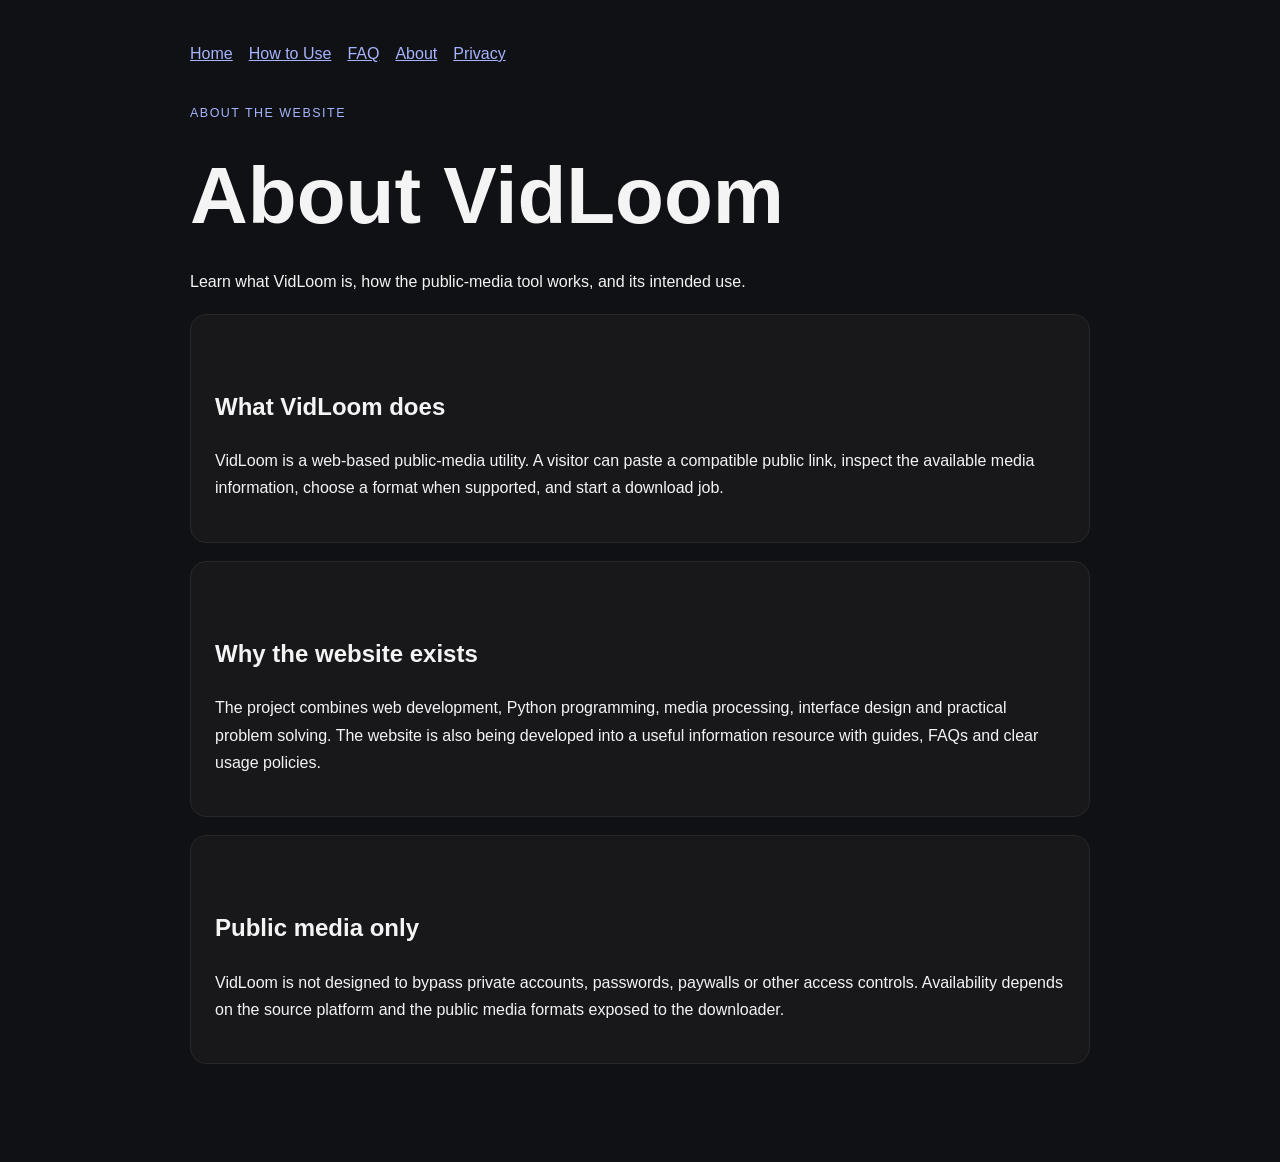
<file: about.html>
<!doctype html>
<html lang="en"><head>
<meta charset="utf-8"><meta name="viewport" content="width=device-width, initial-scale=1">
<meta name="description" content="Learn what VidLoom is, how the public-media tool works, and its intended use.">
<meta name="robots" content="index,follow">
<title>About VidLoom | VidLoom</title>
<style>
body{margin:0;background:#101114;color:#f4f4f5;font-family:Arial,sans-serif;line-height:1.7}
main{max-width:900px;margin:auto;padding:40px 20px 80px}a{color:#a5b4fc}.tag{letter-spacing:.12em;text-transform:uppercase;color:#a5b4fc;font-size:.78rem}h1{font-size:clamp(2.4rem,8vw,5rem);line-height:1;margin:.4em 0}h2{margin-top:2em}section{background:#18181b;padding:24px;border:1px solid #27272a;border-radius:16px;margin:18px 0}.nav{display:flex;gap:16px;flex-wrap:wrap;margin-bottom:36px}
</style></head><body><main>
<nav class="nav"><a href="/">Home</a><a href="/how-to-use">How to Use</a><a href="/faq">FAQ</a><a href="/about">About</a><a href="/privacy">Privacy</a></nav>
<p class="tag">About the website</p><h1>About VidLoom</h1><p>Learn what VidLoom is, how the public-media tool works, and its intended use.</p><section><h2>What VidLoom does</h2><p>VidLoom is a web-based public-media utility. A visitor can paste a compatible public link, inspect the available media information, choose a format when supported, and start a download job.</p></section>
<section><h2>Why the website exists</h2><p>The project combines web development, Python programming, media processing, interface design and practical problem solving. The website is also being developed into a useful information resource with guides, FAQs and clear usage policies.</p></section>
<section><h2>Public media only</h2><p>VidLoom is not designed to bypass private accounts, passwords, paywalls or other access controls. Availability depends on the source platform and the public media formats exposed to the downloader.</p></section>
</main></body></html>
</file>
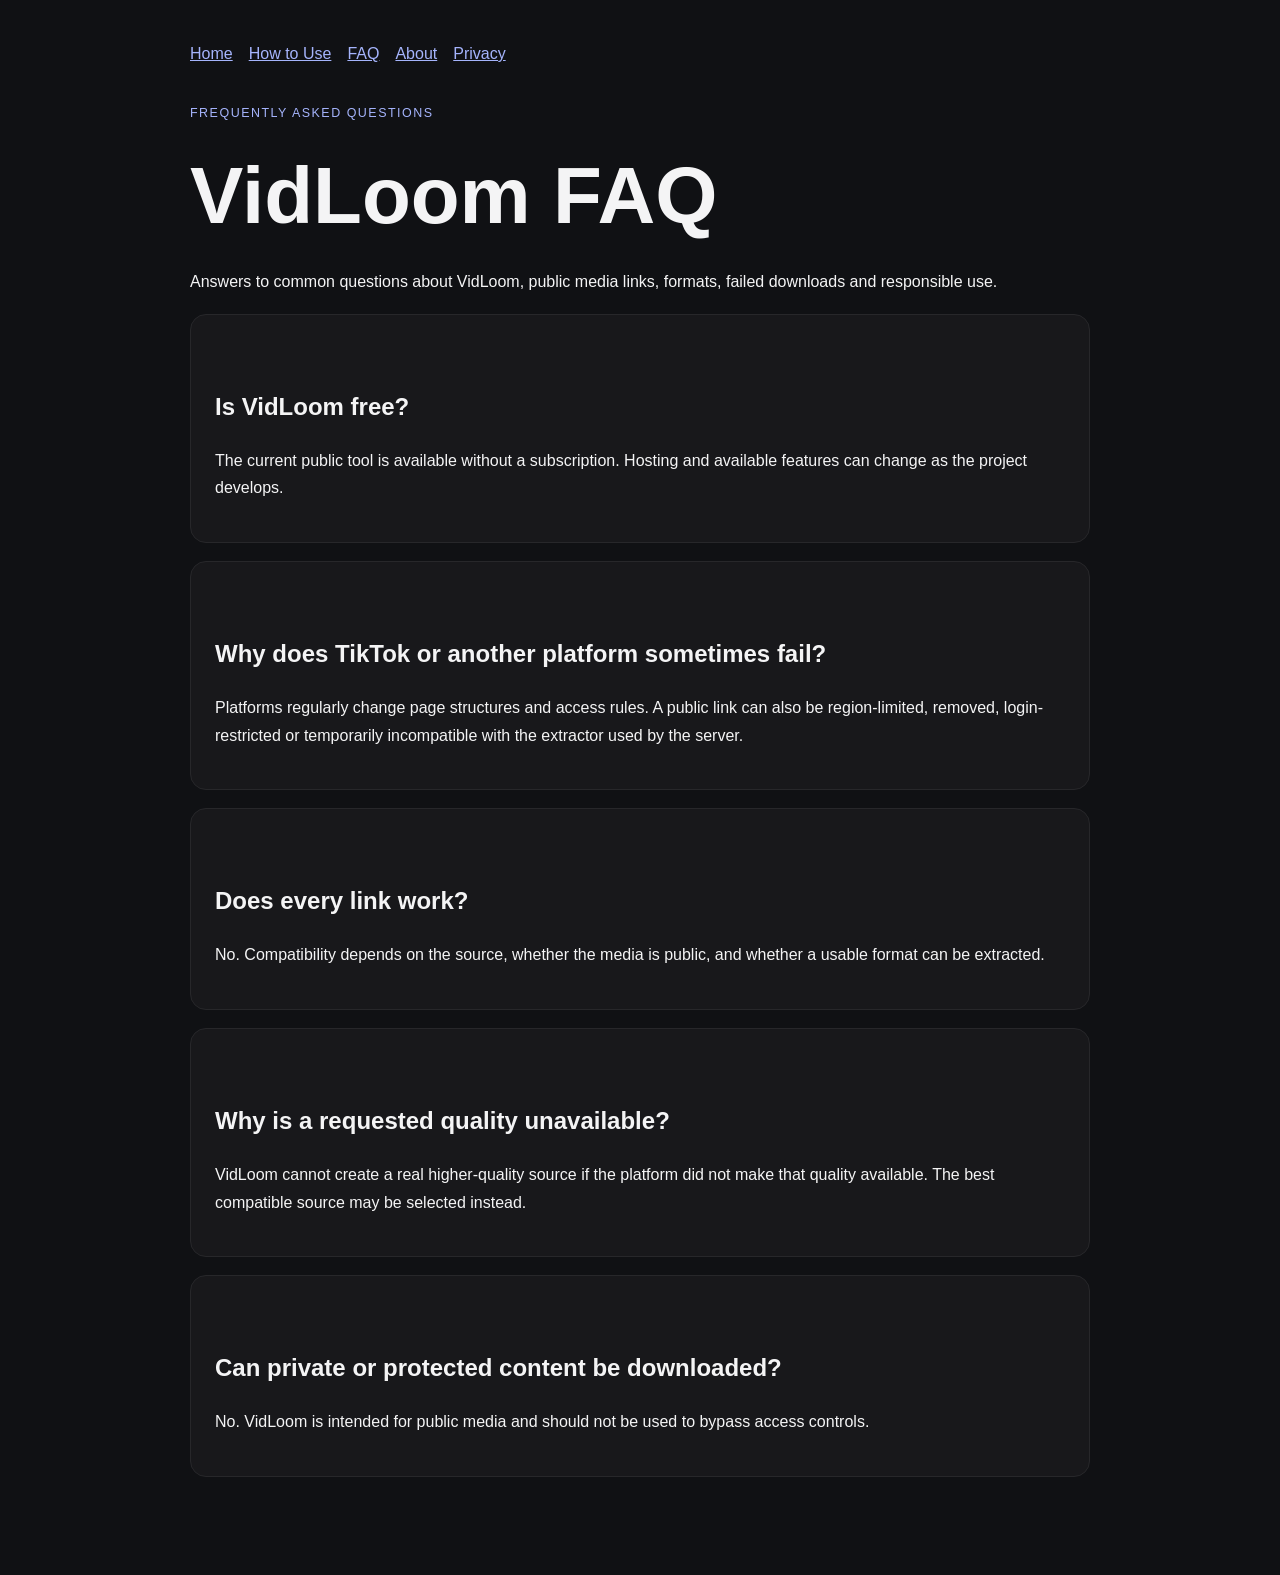
<file: faq.html>
<!doctype html>
<html lang="en"><head>
<meta charset="utf-8"><meta name="viewport" content="width=device-width, initial-scale=1">
<meta name="description" content="Answers to common questions about VidLoom, public media links, formats, failed downloads and responsible use.">
<meta name="robots" content="index,follow">
<title>VidLoom FAQ | VidLoom</title>
<style>
body{margin:0;background:#101114;color:#f4f4f5;font-family:Arial,sans-serif;line-height:1.7}
main{max-width:900px;margin:auto;padding:40px 20px 80px}a{color:#a5b4fc}.tag{letter-spacing:.12em;text-transform:uppercase;color:#a5b4fc;font-size:.78rem}h1{font-size:clamp(2.4rem,8vw,5rem);line-height:1;margin:.4em 0}h2{margin-top:2em}section{background:#18181b;padding:24px;border:1px solid #27272a;border-radius:16px;margin:18px 0}.nav{display:flex;gap:16px;flex-wrap:wrap;margin-bottom:36px}
</style></head><body><main>
<nav class="nav"><a href="/">Home</a><a href="/how-to-use">How to Use</a><a href="/faq">FAQ</a><a href="/about">About</a><a href="/privacy">Privacy</a></nav>
<p class="tag">Frequently asked questions</p><h1>VidLoom FAQ</h1><p>Answers to common questions about VidLoom, public media links, formats, failed downloads and responsible use.</p><section><h2>Is VidLoom free?</h2><p>The current public tool is available without a subscription. Hosting and available features can change as the project develops.</p></section>
<section><h2>Why does TikTok or another platform sometimes fail?</h2><p>Platforms regularly change page structures and access rules. A public link can also be region-limited, removed, login-restricted or temporarily incompatible with the extractor used by the server.</p></section>
<section><h2>Does every link work?</h2><p>No. Compatibility depends on the source, whether the media is public, and whether a usable format can be extracted.</p></section>
<section><h2>Why is a requested quality unavailable?</h2><p>VidLoom cannot create a real higher-quality source if the platform did not make that quality available. The best compatible source may be selected instead.</p></section>
<section><h2>Can private or protected content be downloaded?</h2><p>No. VidLoom is intended for public media and should not be used to bypass access controls.</p></section>
</main></body></html>
</file>
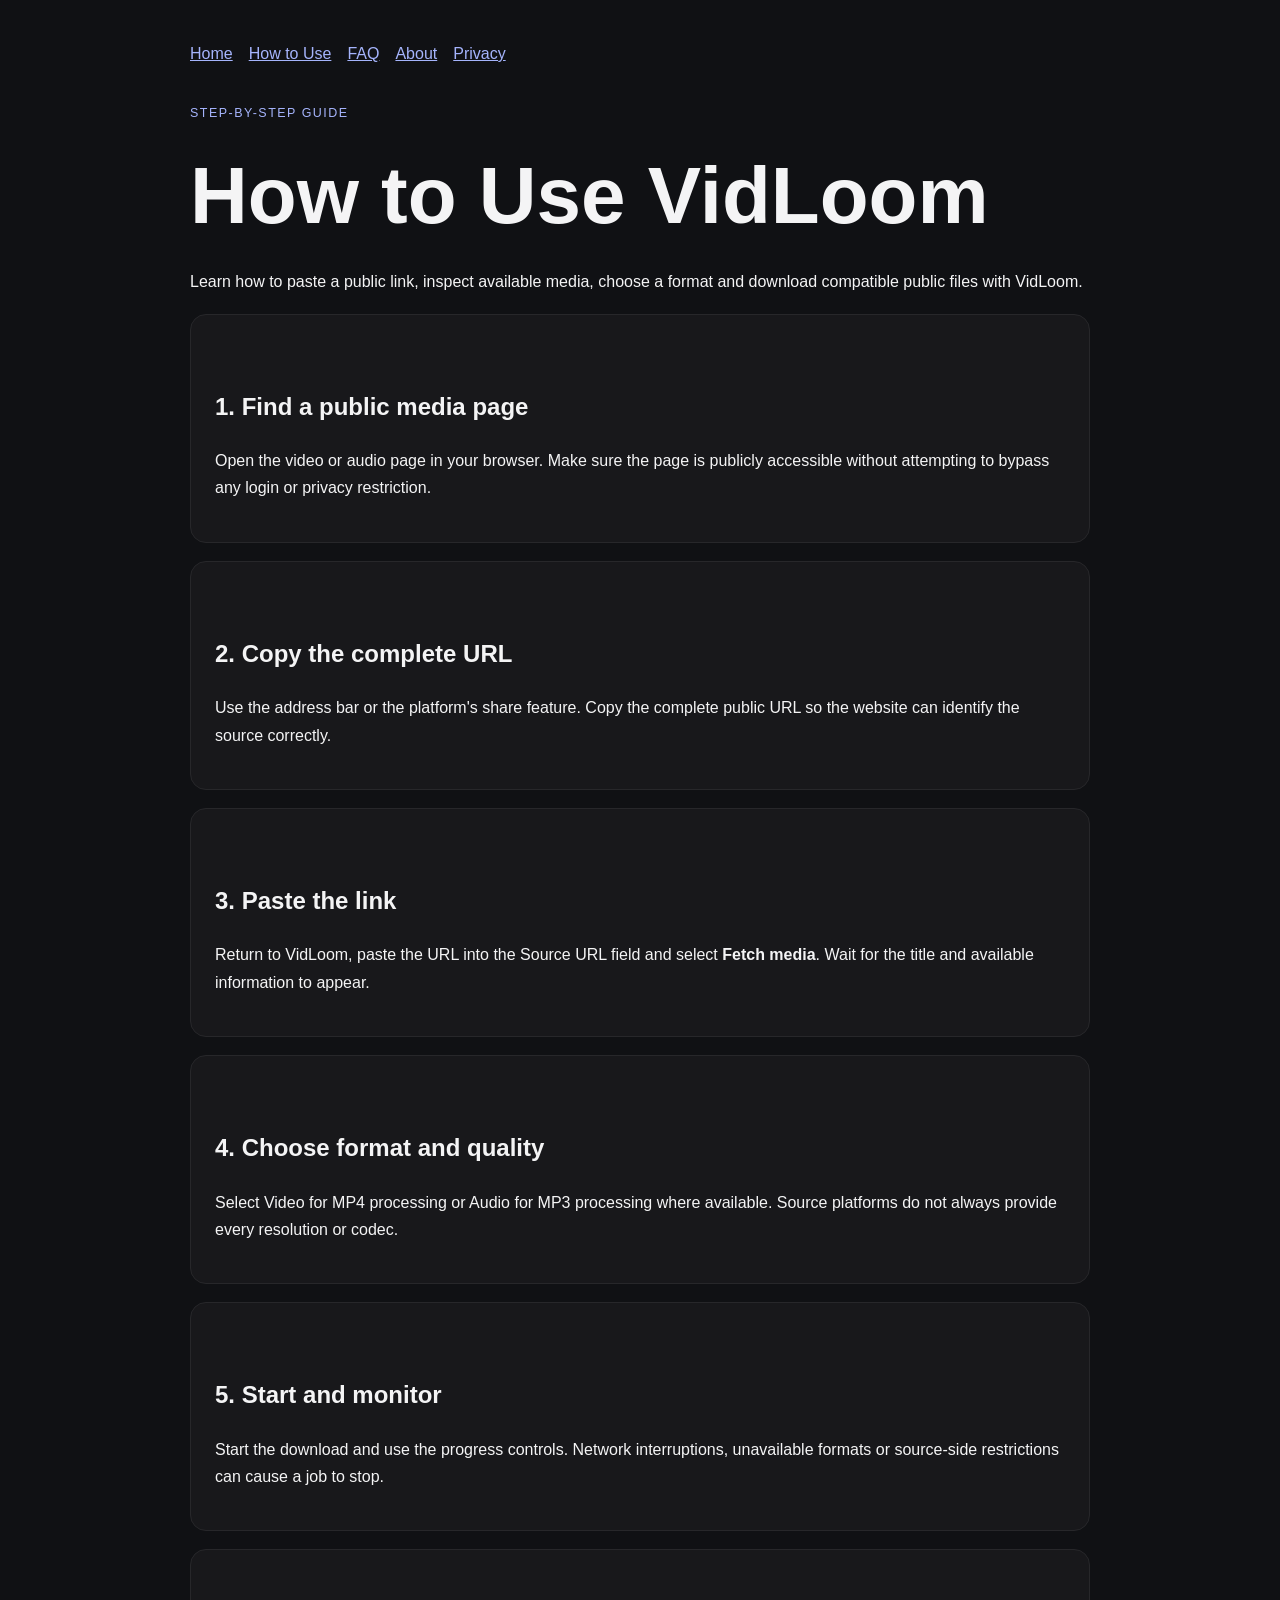
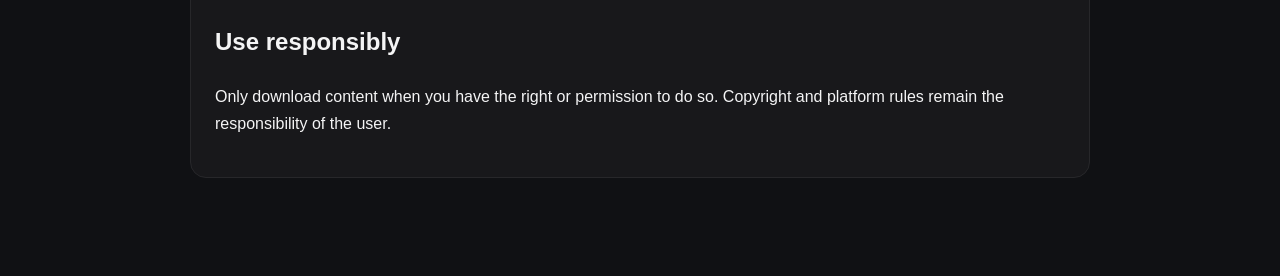
<file: how-to-use.html>
<!doctype html>
<html lang="en"><head>
<meta charset="utf-8"><meta name="viewport" content="width=device-width, initial-scale=1">
<meta name="description" content="Learn how to paste a public link, inspect available media, choose a format and download compatible public files with VidLoom.">
<meta name="robots" content="index,follow">
<title>How to Use VidLoom | VidLoom</title>
<style>
body{margin:0;background:#101114;color:#f4f4f5;font-family:Arial,sans-serif;line-height:1.7}
main{max-width:900px;margin:auto;padding:40px 20px 80px}a{color:#a5b4fc}.tag{letter-spacing:.12em;text-transform:uppercase;color:#a5b4fc;font-size:.78rem}h1{font-size:clamp(2.4rem,8vw,5rem);line-height:1;margin:.4em 0}h2{margin-top:2em}section{background:#18181b;padding:24px;border:1px solid #27272a;border-radius:16px;margin:18px 0}.nav{display:flex;gap:16px;flex-wrap:wrap;margin-bottom:36px}
</style></head><body><main>
<nav class="nav"><a href="/">Home</a><a href="/how-to-use">How to Use</a><a href="/faq">FAQ</a><a href="/about">About</a><a href="/privacy">Privacy</a></nav>
<p class="tag">Step-by-step guide</p><h1>How to Use VidLoom</h1><p>Learn how to paste a public link, inspect available media, choose a format and download compatible public files with VidLoom.</p><section><h2>1. Find a public media page</h2><p>Open the video or audio page in your browser. Make sure the page is publicly accessible without attempting to bypass any login or privacy restriction.</p></section>
<section><h2>2. Copy the complete URL</h2><p>Use the address bar or the platform's share feature. Copy the complete public URL so the website can identify the source correctly.</p></section>
<section><h2>3. Paste the link</h2><p>Return to VidLoom, paste the URL into the Source URL field and select <b>Fetch media</b>. Wait for the title and available information to appear.</p></section>
<section><h2>4. Choose format and quality</h2><p>Select Video for MP4 processing or Audio for MP3 processing where available. Source platforms do not always provide every resolution or codec.</p></section>
<section><h2>5. Start and monitor</h2><p>Start the download and use the progress controls. Network interruptions, unavailable formats or source-side restrictions can cause a job to stop.</p></section>
<section><h2>Use responsibly</h2><p>Only download content when you have the right or permission to do so. Copyright and platform rules remain the responsibility of the user.</p></section>
</main></body></html>
</file>
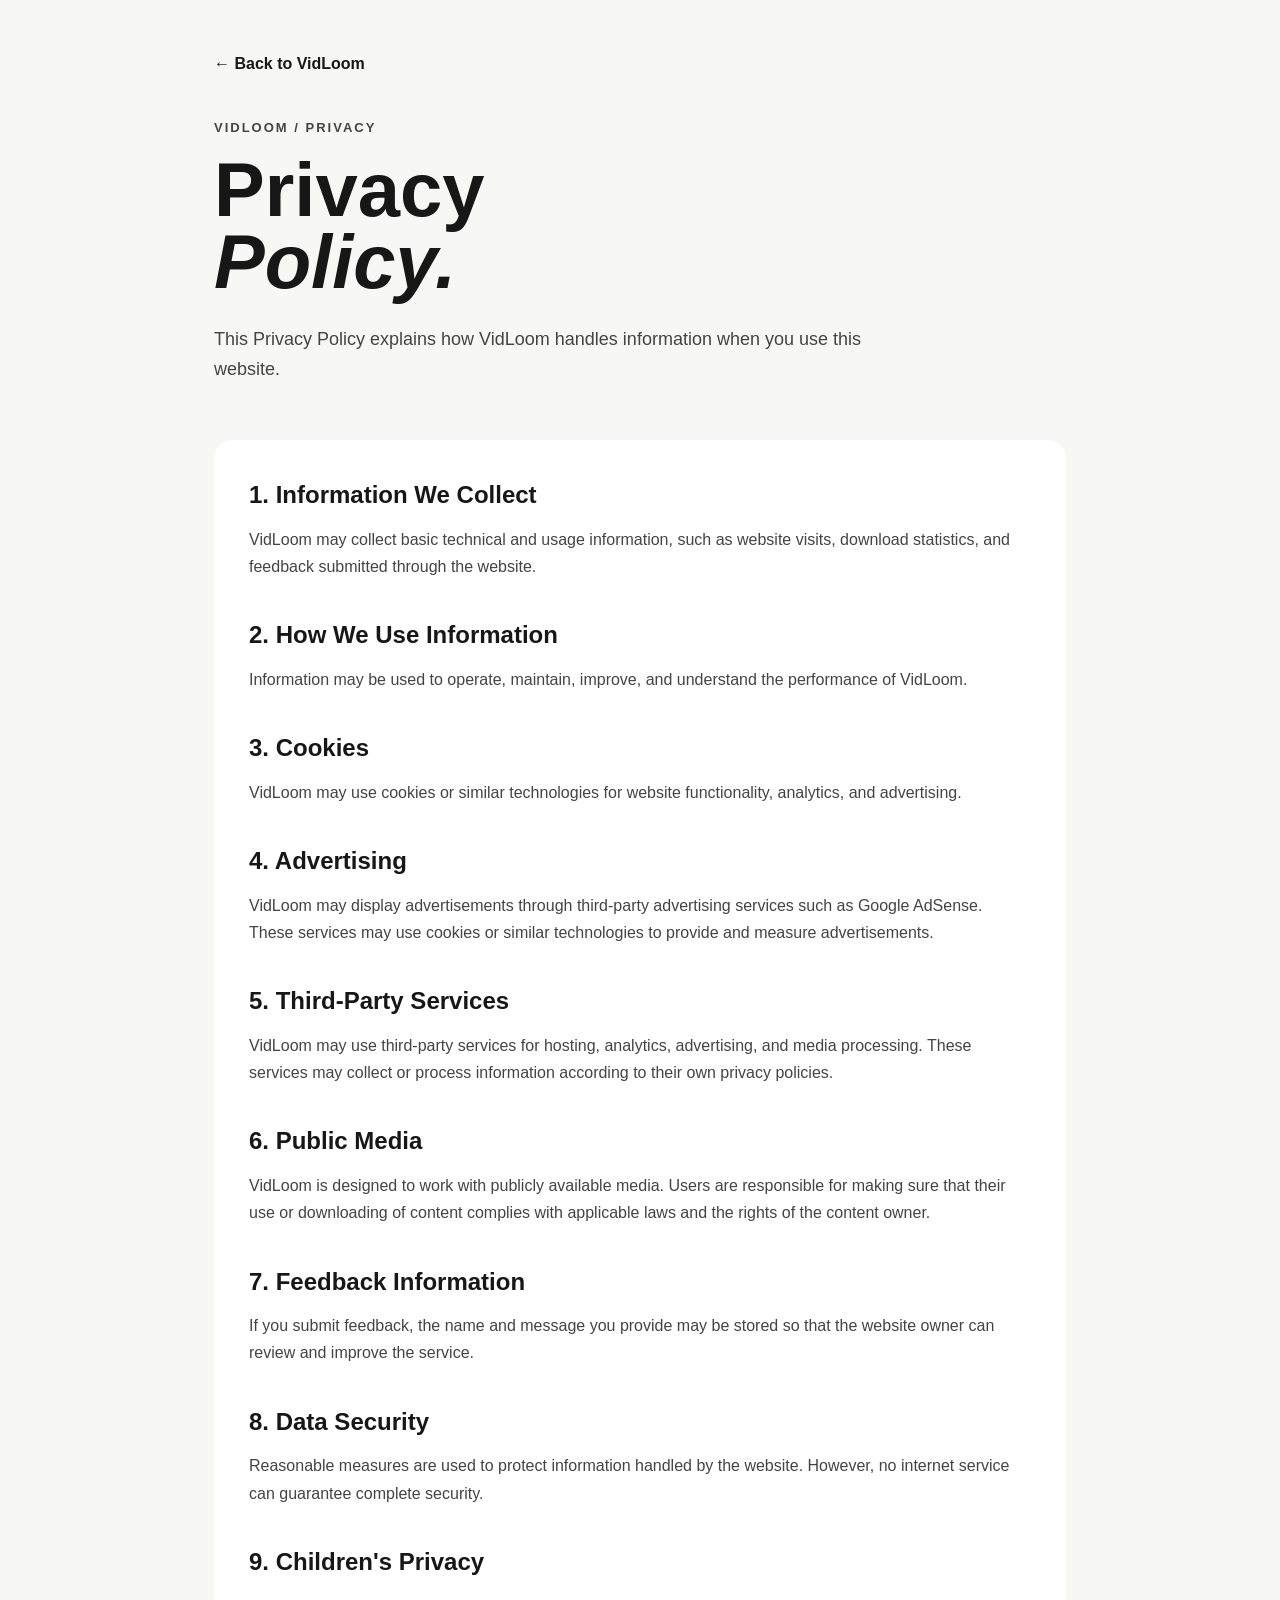
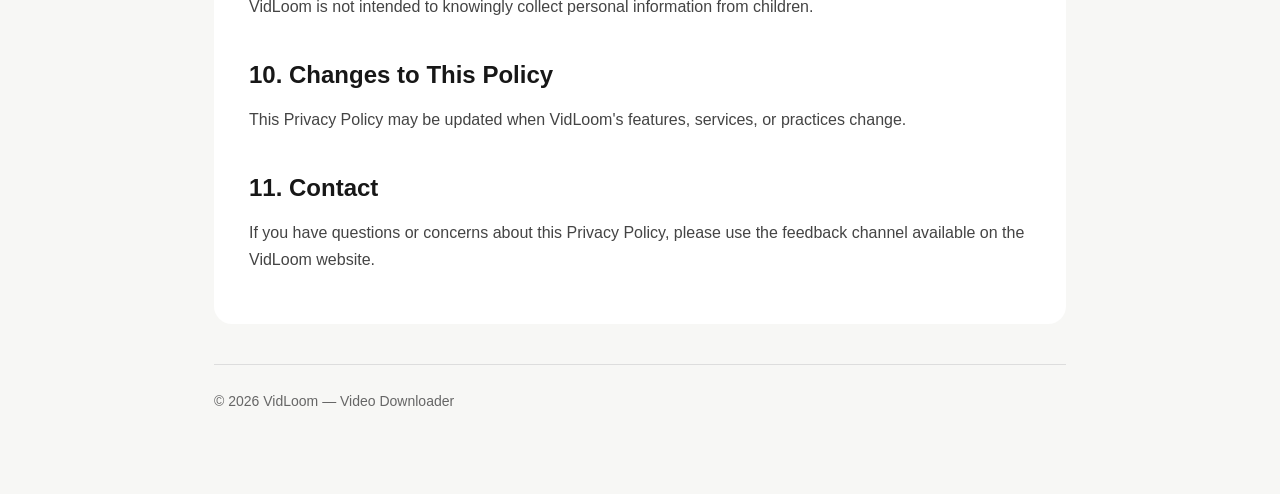
<file: privacy.html>
<!DOCTYPE html>
<html lang="en">
<head>
    <meta charset="UTF-8">
    <meta name="viewport" content="width=device-width, initial-scale=1.0">

    <title>Privacy Policy - VidLoom</title>

    <meta
        name="description"
        content="Privacy Policy for VidLoom - Video Downloader."
    >

    <style>
        * {
            box-sizing: border-box;
        }

        body {
            margin: 0;
            font-family: Arial, sans-serif;
            background: #f7f7f5;
            color: #171717;
            line-height: 1.7;
        }

        .page {
            max-width: 900px;
            margin: 0 auto;
            padding: 50px 24px 80px;
        }

        .back {
            display: inline-block;
            margin-bottom: 40px;
            color: #171717;
            text-decoration: none;
            font-weight: 600;
        }

        .back:hover {
            text-decoration: underline;
        }

        .eyebrow {
            font-size: 13px;
            font-weight: 700;
            letter-spacing: 2px;
            text-transform: uppercase;
            margin-bottom: 15px;
        }

        h1 {
            font-size: clamp(42px, 8vw, 76px);
            line-height: 0.95;
            margin: 0 0 25px;
        }

        h1 span {
            font-style: italic;
        }

        .intro {
            font-size: 18px;
            max-width: 700px;
            margin-bottom: 55px;
        }

        .policy {
            background: white;
            padding: 35px;
            border-radius: 18px;
        }

        h2 {
            margin-top: 35px;
            margin-bottom: 10px;
            font-size: 24px;
        }

        h2:first-child {
            margin-top: 0;
        }

        p {
            margin-top: 0;
            color: #444;
        }

        footer {
            margin-top: 40px;
            padding-top: 25px;
            border-top: 1px solid #ddd;
            font-size: 14px;
            color: #666;
        }

        @media (max-width: 600px) {
            .page {
                padding: 30px 18px 60px;
            }

            .policy {
                padding: 24px;
            }
        }
    </style>
</head>

<body>

<main class="page">

    <a class="back" href="/">
        ← Back to VidLoom
    </a>

    <p class="eyebrow">VidLoom / Privacy</p>

    <h1>
        Privacy<br>
        <span>Policy.</span>
    </h1>

    <p class="intro">
        This Privacy Policy explains how VidLoom handles information
        when you use this website.
    </p>

    <section class="policy">

        <h2>1. Information We Collect</h2>
        <p>
            VidLoom may collect basic technical and usage information,
            such as website visits, download statistics, and feedback
            submitted through the website.
        </p>

        <h2>2. How We Use Information</h2>
        <p>
            Information may be used to operate, maintain, improve,
            and understand the performance of VidLoom.
        </p>

        <h2>3. Cookies</h2>
        <p>
            VidLoom may use cookies or similar technologies for website
            functionality, analytics, and advertising.
        </p>

        <h2>4. Advertising</h2>
        <p>
            VidLoom may display advertisements through third-party
            advertising services such as Google AdSense. These services
            may use cookies or similar technologies to provide and
            measure advertisements.
        </p>

        <h2>5. Third-Party Services</h2>
        <p>
            VidLoom may use third-party services for hosting, analytics,
            advertising, and media processing. These services may
            collect or process information according to their own
            privacy policies.
        </p>

        <h2>6. Public Media</h2>
        <p>
            VidLoom is designed to work with publicly available media.
            Users are responsible for making sure that their use or
            downloading of content complies with applicable laws and
            the rights of the content owner.
        </p>

        <h2>7. Feedback Information</h2>
        <p>
            If you submit feedback, the name and message you provide
            may be stored so that the website owner can review and
            improve the service.
        </p>

        <h2>8. Data Security</h2>
        <p>
            Reasonable measures are used to protect information handled
            by the website. However, no internet service can guarantee
            complete security.
        </p>

        <h2>9. Children's Privacy</h2>
        <p>
            VidLoom is not intended to knowingly collect personal
            information from children.
        </p>

        <h2>10. Changes to This Policy</h2>
        <p>
            This Privacy Policy may be updated when VidLoom's features,
            services, or practices change.
        </p>

        <h2>11. Contact</h2>
        <p>
            If you have questions or concerns about this Privacy Policy,
            please use the feedback channel available on the VidLoom
            website.
        </p>

    </section>

    <footer>
        © 2026 VidLoom — Video Downloader
    </footer>

</main>

</body>
</html>
</file>
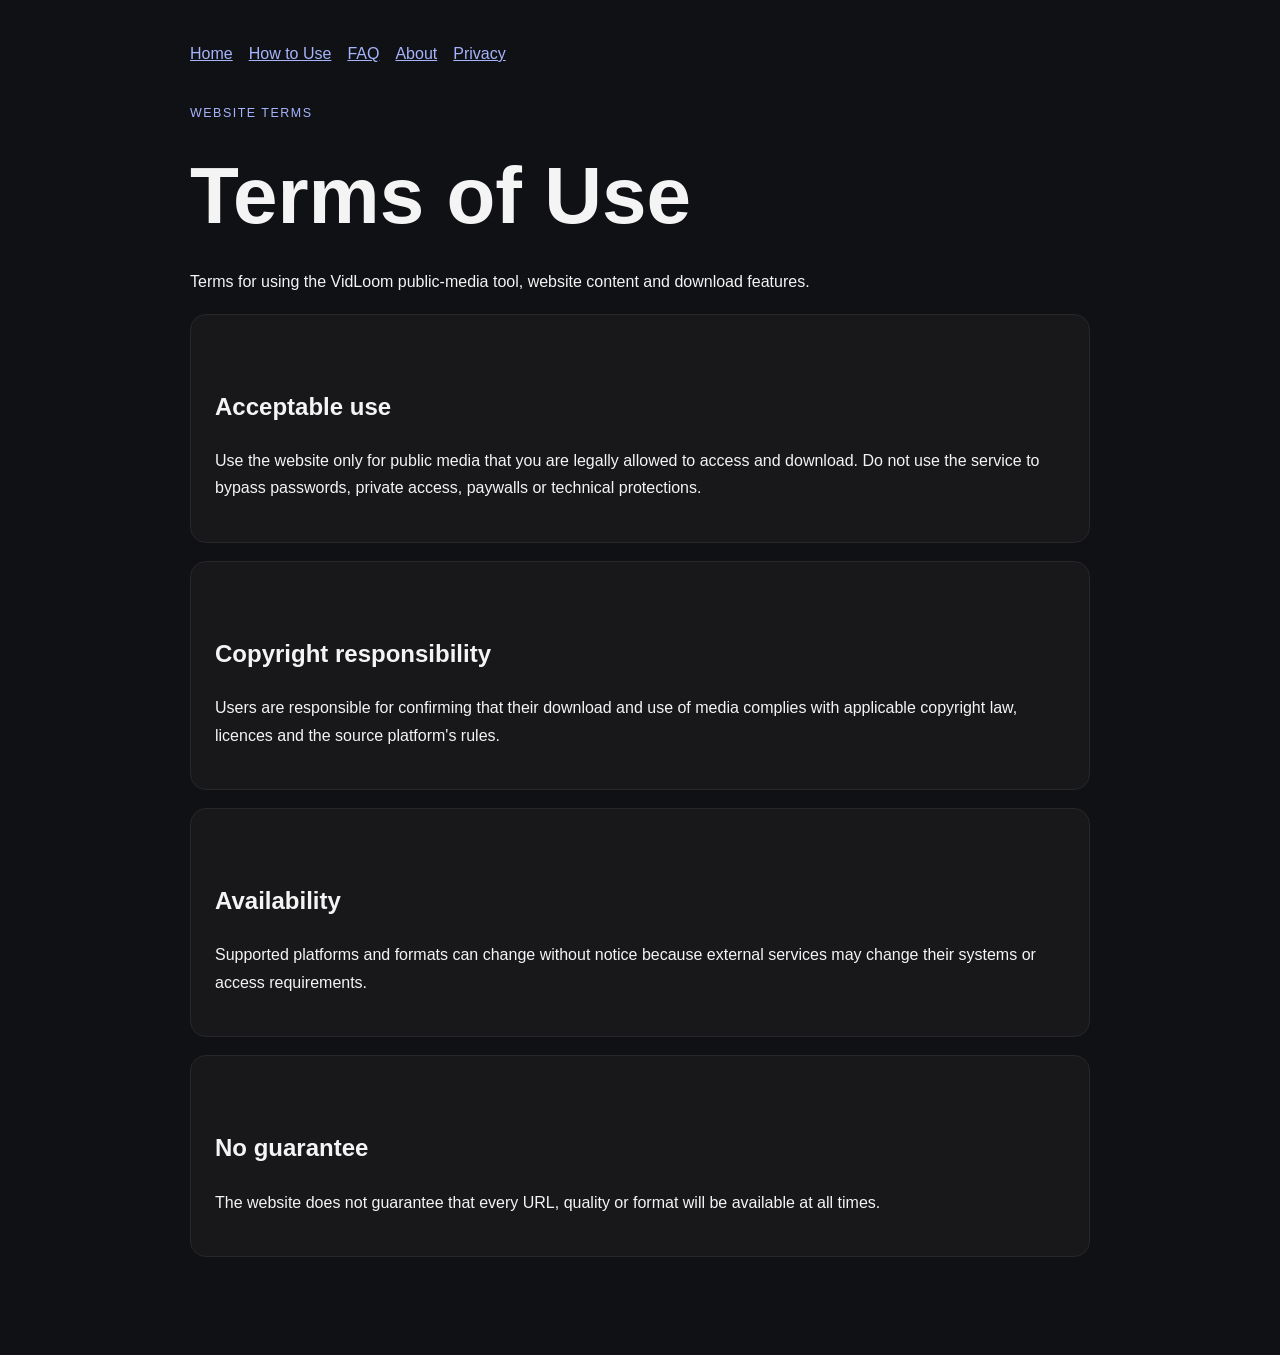
<file: terms.html>
<!doctype html>
<html lang="en"><head>
<meta charset="utf-8"><meta name="viewport" content="width=device-width, initial-scale=1">
<meta name="description" content="Terms for using the VidLoom public-media tool, website content and download features.">
<meta name="robots" content="index,follow">
<title>Terms of Use | VidLoom</title>
<style>
body{margin:0;background:#101114;color:#f4f4f5;font-family:Arial,sans-serif;line-height:1.7}
main{max-width:900px;margin:auto;padding:40px 20px 80px}a{color:#a5b4fc}.tag{letter-spacing:.12em;text-transform:uppercase;color:#a5b4fc;font-size:.78rem}h1{font-size:clamp(2.4rem,8vw,5rem);line-height:1;margin:.4em 0}h2{margin-top:2em}section{background:#18181b;padding:24px;border:1px solid #27272a;border-radius:16px;margin:18px 0}.nav{display:flex;gap:16px;flex-wrap:wrap;margin-bottom:36px}
</style></head><body><main>
<nav class="nav"><a href="/">Home</a><a href="/how-to-use">How to Use</a><a href="/faq">FAQ</a><a href="/about">About</a><a href="/privacy">Privacy</a></nav>
<p class="tag">Website terms</p><h1>Terms of Use</h1><p>Terms for using the VidLoom public-media tool, website content and download features.</p><section><h2>Acceptable use</h2><p>Use the website only for public media that you are legally allowed to access and download. Do not use the service to bypass passwords, private access, paywalls or technical protections.</p></section>
<section><h2>Copyright responsibility</h2><p>Users are responsible for confirming that their download and use of media complies with applicable copyright law, licences and the source platform's rules.</p></section>
<section><h2>Availability</h2><p>Supported platforms and formats can change without notice because external services may change their systems or access requirements.</p></section>
<section><h2>No guarantee</h2><p>The website does not guarantee that every URL, quality or format will be available at all times.</p></section>
</main></body></html>
</file>
